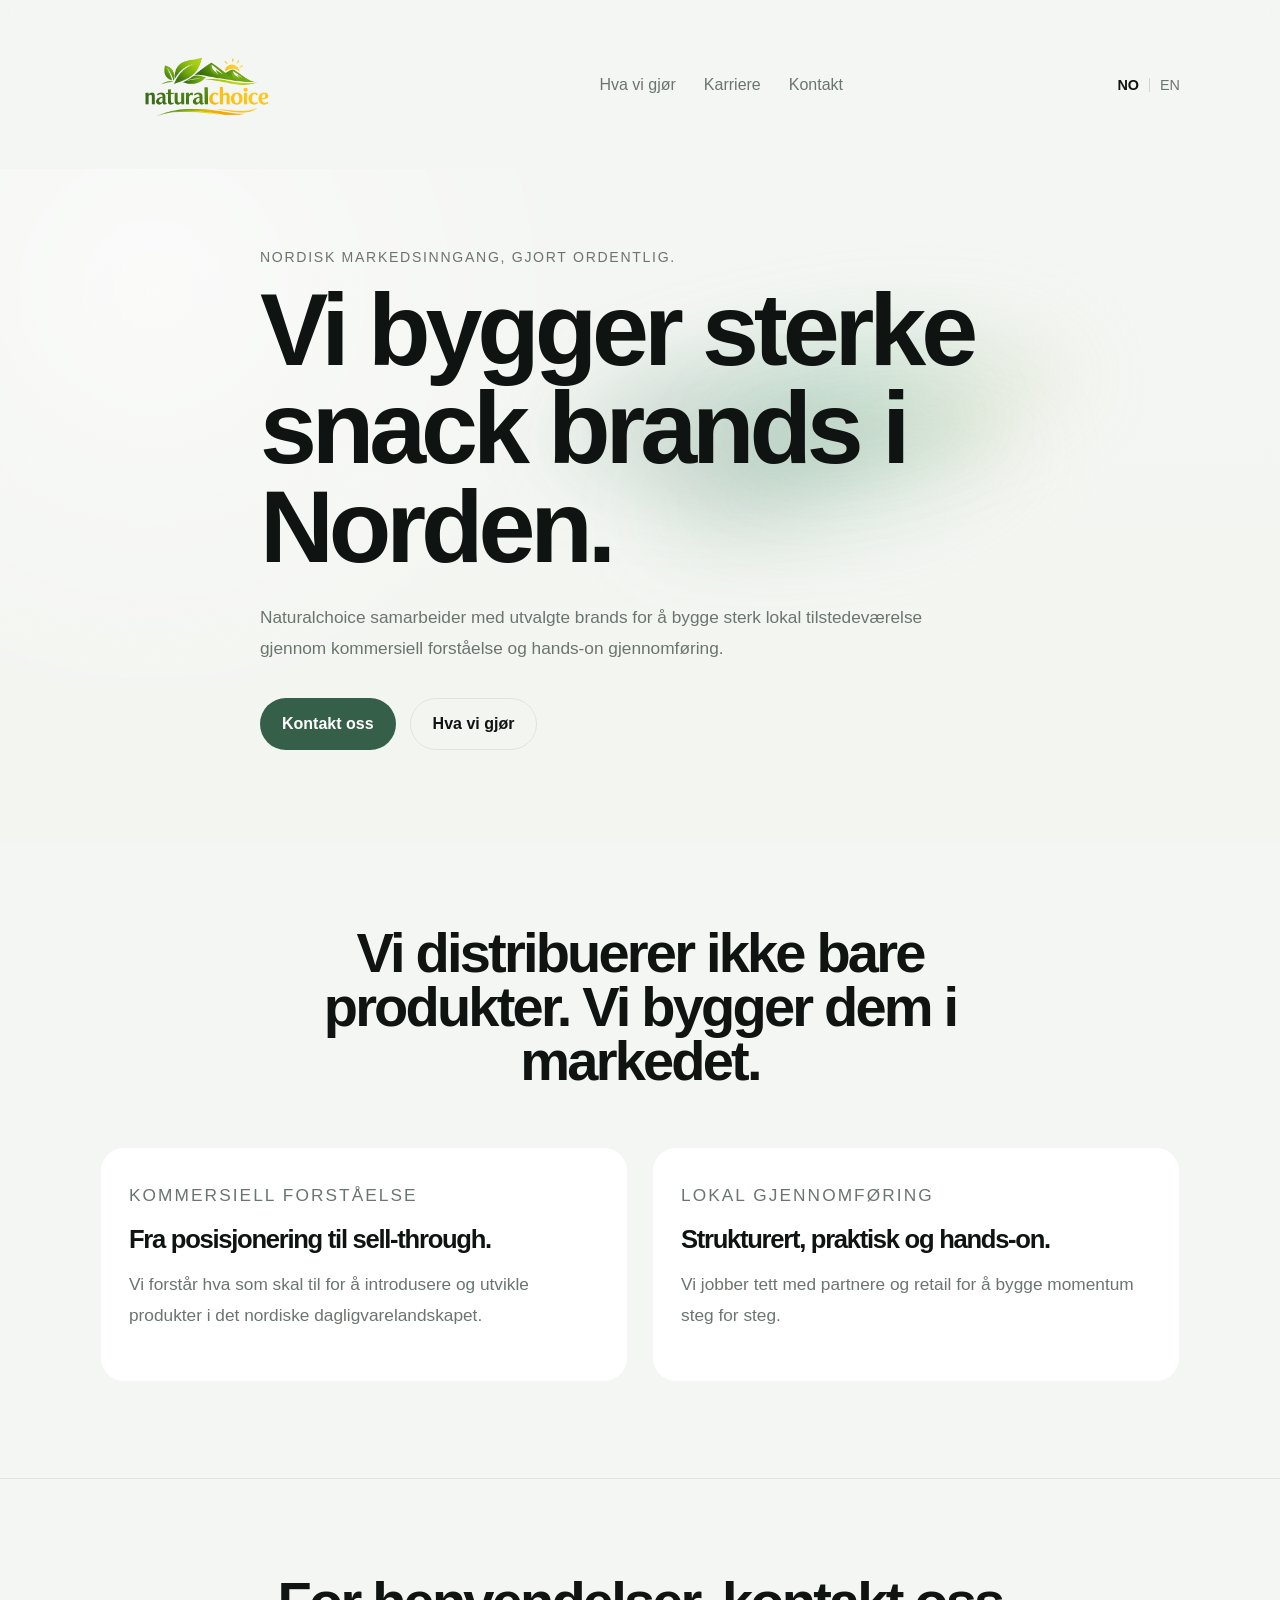
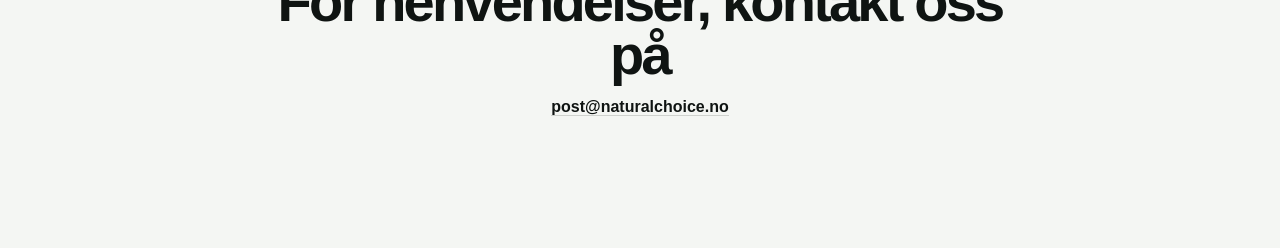
<file: index.html>
<!DOCTYPE html>
<html lang="no">
<head>
  <meta charset="UTF-8" />
  <meta name="viewport" content="width=device-width, initial-scale=1.0" />

  <title>Naturalchoice – Vi bygger sterke snack brands i Norden</title>
  <meta name="description" content="Naturalchoice bygger og utvikler utvalgte snack brands i Norden gjennom kommersiell forståelse og lokal gjennomføring." />

  <meta property="og:title" content="Naturalchoice – Vi bygger sterke snack brands i Norden" />
  <meta property="og:description" content="Naturalchoice bygger og utvikler utvalgte snack brands i Norden gjennom kommersiell forståelse og lokal gjennomføring." />
  <meta property="og:image" content="https://naturalchoice.no/thumbnail.png?v=2" />
  <meta property="og:image:width" content="1200" />
  <meta property="og:image:height" content="630" />
  <meta property="og:url" content="https://naturalchoice.no/" />
  <meta property="og:type" content="website" />

  <meta name="twitter:card" content="summary_large_image" />
  <meta name="twitter:title" content="Naturalchoice – Vi bygger sterke snack brands i Norden" />
  <meta name="twitter:description" content="Naturalchoice bygger og utvikler utvalgte snack brands i Norden gjennom kommersiell forståelse og lokal gjennomføring." />
  <meta name="twitter:image" content="https://naturalchoice.no/thumbnail.png?v=2" />

  <link rel="stylesheet" href="style.css" />

  <style>
    .logo {
      transition: transform 0.15s ease;
    }

    .logo:active {
      transform: translateY(8px) scale(0.96);
    }

    body.nc-lock-scroll {
      overflow: hidden;
    }

    .nc-game-overlay {
      position: fixed;
      inset: 0;
      background: rgba(15, 20, 18, 0.42);
      backdrop-filter: blur(10px);
      display: none;
      align-items: center;
      justify-content: center;
      padding: 24px;
      z-index: 999;
    }

    .nc-game-overlay.is-open {
      display: flex;
    }

    .nc-game-panel {
      width: min(980px, 100%);
      background: rgba(244, 246, 243, 0.98);
      border: 1px solid rgba(15, 20, 18, 0.08);
      border-radius: 28px;
      padding: 26px 26px 24px;
      position: relative;
      box-shadow: 0 24px 60px rgba(15, 20, 18, 0.14);
    }

    .nc-game-close {
      position: absolute;
      top: 16px;
      right: 16px;
      width: 46px;
      height: 46px;
      border-radius: 999px;
      border: 1px solid rgba(15, 20, 18, 0.08);
      background: rgba(255, 255, 255, 0.82);
      color: var(--text);
      font-size: 30px;
      line-height: 1;
      cursor: pointer;
    }

    .nc-game-kicker {
      margin: 0;
      color: var(--muted);
      text-transform: uppercase;
      letter-spacing: 0.14em;
      font-size: 0.8rem;
    }

    .nc-game-panel h2 {
      margin: 8px 0 0;
      max-width: none;
      font-size: clamp(2.4rem, 5vw, 4rem);
      line-height: 0.96;
      letter-spacing: -0.05em;
    }

    .nc-game-sub {
      margin: 14px 0 0;
      color: var(--muted);
      font-size: 1.06rem;
      line-height: 1.7;
      max-width: 720px;
    }

    .nc-game-topline {
      margin-top: 18px;
      display: flex;
      flex-wrap: wrap;
      gap: 10px;
      align-items: center;
      color: var(--muted);
      font-size: 0.96rem;
    }

    .nc-game-topline strong {
      color: var(--text);
      font-weight: 700;
    }

    .nc-game-sep {
      opacity: 0.35;
    }

    .nc-game-controls {
      display: flex;
      gap: 12px;
      margin-top: 18px;
      flex-wrap: wrap;
    }

    .nc-game-status {
      margin-top: 16px;
      min-height: 26px;
      color: var(--muted);
      font-size: 1rem;
    }

    .nc-game-arena-wrap {
      margin-top: 18px;
    }

    .nc-game-arena-label {
      margin: 0 0 10px;
      color: var(--muted);
      text-transform: uppercase;
      letter-spacing: 0.12em;
      font-size: 0.76rem;
    }

    .nc-game-arena {
      position: relative;
      height: 440px;
      border-radius: 28px;
      overflow: hidden;
      border: 1px solid rgba(15, 20, 18, 0.06);
      background:
        radial-gradient(circle at 50% 0%, rgba(255,255,255,0.88), rgba(255,255,255,0.52) 45%, rgba(255,255,255,0.36) 100%),
        linear-gradient(180deg, rgba(227, 237, 228, 0.92) 0%, rgba(233, 239, 233, 0.72) 54%, rgba(224, 233, 225, 0.92) 100%);
      box-shadow:
        inset 0 -60px 100px rgba(53, 95, 73, 0.08),
        inset 0 20px 40px rgba(255,255,255,0.55);
    }

    .nc-game-arena::before {
      content: "";
      position: absolute;
      inset: 0;
      background:
        radial-gradient(circle at center, rgba(145, 190, 165, 0.16), transparent 46%),
        repeating-linear-gradient(
          90deg,
          rgba(15, 20, 18, 0.02) 0,
          rgba(15, 20, 18, 0.02) 1px,
          transparent 1px,
          transparent 42px
        );
      pointer-events: none;
    }

    .nc-stage-glow {
      position: absolute;
      inset: auto 50% 28px;
      width: 340px;
      height: 70px;
      transform: translateX(-50%);
      border-radius: 999px;
      background: radial-gradient(circle, rgba(53, 95, 73, 0.16) 0%, rgba(53, 95, 73, 0.02) 70%, transparent 100%);
      filter: blur(12px);
      pointer-events: none;
    }

    .nc-target {
      position: absolute;
      border: none;
      background: transparent;
      padding: 0;
      cursor: pointer;
      animation: ncPopIn 0.12s ease-out;
      z-index: 3;
      transition: transform 0.12s ease;
    }

    .nc-target.is-escaping {
      transition: left 0.16s ease, top 0.16s ease, transform 0.12s ease;
    }

    .nc-target img {
      width: 100%;
      height: 100%;
      object-fit: contain;
      display: block;
      filter: drop-shadow(0 10px 14px rgba(15, 20, 18, 0.16));
      user-select: none;
      pointer-events: none;
    }

    .nc-target.golden img {
      filter:
        drop-shadow(0 0 8px rgba(255, 207, 51, 0.55))
        drop-shadow(0 0 18px rgba(255, 207, 51, 0.35))
        drop-shadow(0 10px 14px rgba(15, 20, 18, 0.16));
    }

    .nc-hit-text {
      position: absolute;
      z-index: 6;
      font-weight: 700;
      letter-spacing: -0.02em;
      pointer-events: none;
      animation: ncFloatUp 0.55s ease-out forwards;
      transform: translate(-50%, -50%);
      color: var(--accent);
      text-shadow: 0 2px 10px rgba(255,255,255,0.35);
    }

    .nc-hit-text.nice {
      color: #355f49;
      font-size: 1rem;
    }

    .nc-hit-text.plus {
      font-size: 1.15rem;
    }

    .nc-big-comment {
      position: absolute;
      inset: 50% auto auto 50%;
      transform: translate(-50%, -50%);
      z-index: 7;
      font-size: clamp(2rem, 5vw, 3.8rem);
      font-weight: 700;
      letter-spacing: -0.05em;
      color: rgba(15, 20, 18, 0.92);
      text-align: center;
      pointer-events: none;
      opacity: 0;
      white-space: nowrap;
      text-shadow: 0 8px 30px rgba(255,255,255,0.45);
    }

    .nc-big-comment.show {
      animation: ncBigFlash 0.95s ease-out forwards;
    }

    @keyframes ncPopIn {
      from {
        transform: scale(0.82);
        opacity: 0;
      }
      to {
        transform: scale(1);
        opacity: 1;
      }
    }

    @keyframes ncFloatUp {
      0% {
        opacity: 0;
        transform: translate(-50%, -20%);
      }
      20% {
        opacity: 1;
      }
      100% {
        opacity: 0;
        transform: translate(-50%, -110%);
      }
    }

    @keyframes ncBigFlash {
      0% {
        opacity: 0;
        transform: translate(-50%, -46%) scale(0.94);
      }
      12% {
        opacity: 1;
        transform: translate(-50%, -50%) scale(1);
      }
      72% {
        opacity: 1;
        transform: translate(-50%, -50%) scale(1);
      }
      100% {
        opacity: 0;
        transform: translate(-50%, -54%) scale(1.02);
      }
    }

    @media (max-width: 800px) {
      .logo:active {
        transform: scale(0.96);
      }

      .nc-game-panel {
        padding: 22px 18px 18px;
      }

      .nc-game-panel h2 {
        font-size: clamp(2rem, 9vw, 3rem);
      }

      .nc-game-sub {
        font-size: 1rem;
      }

      .nc-game-arena {
        height: 360px;
        border-radius: 22px;
      }

      .nc-game-topline {
        gap: 8px;
        font-size: 0.92rem;
      }

      .nc-big-comment {
        font-size: clamp(1.5rem, 8vw, 2.4rem);
        white-space: normal;
        width: calc(100% - 40px);
      }
    }
  </style>
</head>
<body>
  <header class="site-header">
    <div class="container nav">
      <a href="/" class="brand" aria-label="Naturalchoice hjem" id="logoTrigger">
        <img src="logo.png" alt="Naturalchoice logo" class="logo" />
      </a>

      <nav class="nav-links" aria-label="Hovedmeny">
        <a href="about.html">Hva vi gjør</a>
        <a href="careers-en.html">Karriere</a>
        <a href="contact.html">Kontakt</a>
      </nav>

      <div class="language-switch" aria-label="Språkvalg">
        <a href="index.html" class="lang-link active">NO</a>
        <a href="index-en.html" class="lang-link">EN</a>
      </div>
    </div>
  </header>

  <main>
    <section class="hero hero-aurora">
      <div class="aurora-layer aurora-one"></div>
      <div class="aurora-layer aurora-two"></div>
      <div class="aurora-layer aurora-three"></div>

      <div class="container hero-inner">
        <p class="eyebrow">Nordisk markedsinngang, gjort ordentlig.</p>

        <h1>Vi bygger sterke snack brands i Norden.</h1>

        <p class="hero-text">
          Naturalchoice samarbeider med utvalgte brands for å bygge sterk lokal tilstedeværelse gjennom kommersiell forståelse og hands-on gjennomføring.
        </p>

        <div class="hero-actions">
          <a class="button primary" href="contact.html">Kontakt oss</a>
          <a class="button secondary" href="about.html">Hva vi gjør</a>
        </div>
      </div>
    </section>

    <section class="statement">
      <div class="container narrow center">
        <h2>Vi distribuerer ikke bare produkter. Vi bygger dem i markedet.</h2>
      </div>
    </section>

    <section class="capabilities">
      <div class="container grid-two">
        <article class="capability">
          <p class="eyebrow">Kommersiell forståelse</p>
          <h3>Fra posisjonering til sell-through.</h3>
          <p>
            Vi forstår hva som skal til for å introdusere og utvikle produkter i det nordiske dagligvarelandskapet.
          </p>
        </article>

        <article class="capability">
          <p class="eyebrow">Lokal gjennomføring</p>
          <h3>Strukturert, praktisk og hands-on.</h3>
          <p>
            Vi jobber tett med partnere og retail for å bygge momentum steg for steg.
          </p>
        </article>
      </div>
    </section>

    <section class="contact-preview">
      <div class="container narrow center">
        <h2>For henvendelser, kontakt oss på</h2>
        <p><a class="email-link" href="mailto:post@naturalchoice.no">post@naturalchoice.no</a></p>
      </div>
    </section>
  </main>

  <div class="nc-game-overlay" id="ncGameOverlay" aria-hidden="true">
    <div class="nc-game-panel">
      <button class="nc-game-close" id="ncGameClose" aria-label="Lukk spill">×</button>

      <p class="nc-game-kicker">Hidden mode</p>
      <h2>Catch of the day</h2>
      <p class="nc-game-sub">
        Tap the logos before they escape to Sweden. Built for speed. Mostly unnecessary.
      </p>

      <div class="nc-game-topline">
        <span>Score <strong id="ncScore">0</strong></span>
        <span class="nc-game-sep">•</span>
        <span>Best <strong id="ncHighScore">0</strong></span>
        <span class="nc-game-sep">•</span>
        <span>Lives <strong id="ncLives">4</strong></span>
        <span class="nc-game-sep">•</span>
        <span>Level <strong id="ncLevel">1</strong></span>
      </div>

      <div class="nc-game-controls">
        <button class="button primary" id="ncStartGame" type="button">Play</button>
        <button class="button secondary" id="ncRestartGame" type="button">Go again</button>
      </div>

      <div class="nc-game-status" id="ncGameStatus">
        Nice. You found it.
      </div>

      <div class="nc-game-arena-wrap">
        <p class="nc-game-arena-label">Catch zone</p>
        <div class="nc-game-arena" id="ncGameArena">
          <div class="nc-stage-glow"></div>
        </div>
      </div>
    </div>
  </div>

  <script>
    (() => {
      const logoTrigger = document.getElementById("logoTrigger");
      const overlay = document.getElementById("ncGameOverlay");
      const closeBtn = document.getElementById("ncGameClose");
      const startBtn = document.getElementById("ncStartGame");
      const restartBtn = document.getElementById("ncRestartGame");
      const arena = document.getElementById("ncGameArena");
      const scoreEl = document.getElementById("ncScore");
      const highScoreEl = document.getElementById("ncHighScore");
      const livesEl = document.getElementById("ncLives");
      const levelEl = document.getElementById("ncLevel");
      const statusEl = document.getElementById("ncGameStatus");

      const STORAGE_KEY = "naturalchoice_logo_game_highscore";
      const DOUBLE_CLICK_WINDOW = 320;
      const GAME_OVER_LINES = [
        "You lasted longer than expected.",
        "That went surprisingly well.",
        "Natural causes.",
        "Gone. Again."
      ];
      const MID_COMMENTS = [
        "okay okay",
        "still alive",
        "this is getting serious",
        "reflexes",
        "not bad",
        "Sweden is close",
        "brand protection",
        "carry on",
        "respect",
        "that looked intentional",
        "legally impressive",
        "snack reflexes",
        "questionable talent",
        "someone call HR",
        "extremely online",
        "unlikely scenes",
        "calm hands",
        "retail energy",
        "unexpected form",
        "good grief",
        "bit weird",
        "focus mode",
        "concerning pace",
        "absolutely not",
        "you’ve done this before",
        "strong wrists",
        "nordic urgency",
        "free hands-on experience",
        "brand secured",
        "too efficient",
        "this is not in the business plan",
        "it’s giving procurement",
        "fast for no reason",
        "alarming momentum",
        "founder behaviour",
        "look at you go",
        "that one counted",
        "elite nonsense",
        "someone is locked in",
        "you cannot put this on your CV",
        "oddly professional",
        "still employed",
        "possibly overqualified",
        "calbee would notice",
        "less talk more tap",
        "retail never sleeps",
        "this is becoming a situation",
        "mild panic",
        "hands. eyes. timing.",
        "not in slides",
        "this is field work",
        "deeply unserious",
        "please remain seated",
        "very snack-coded",
        "a bit too smooth",
        "precision farming",
        "suspiciously stable",
        "you and the logo have history",
        "this escalated",
        "kind of elite",
        "hello speed"
      ];

      let highScore = Number(localStorage.getItem(STORAGE_KEY) || 0);

      let score = 0;
      let lives = 4;
      let level = 1;
      let running = false;
      let spawnTimer = null;

      let clickCount = 0;
      let clickTimer = null;

      let totalSpawnedThisGame = 0;
      let fakeBugUsed = false;
      let fakeBugThisGame = false;
      let arenaCommentCooldown = false;
      let audioCtx = null;

      highScoreEl.textContent = highScore;

      function randomFrom(list) {
        return list[Math.floor(Math.random() * list.length)];
      }

      function ensureAudio() {
        if (!audioCtx) {
          const AudioContextClass = window.AudioContext || window.webkitAudioContext;
          if (AudioContextClass) {
            audioCtx = new AudioContextClass();
          }
        }
        if (audioCtx && audioCtx.state === "suspended") {
          audioCtx.resume();
        }
      }

      function playTone(freq = 560, duration = 0.04, type = "triangle", gainValue = 0.025) {
        ensureAudio();
        if (!audioCtx) return;

        const osc = audioCtx.createOscillator();
        const gain = audioCtx.createGain();

        osc.type = type;
        osc.frequency.value = freq;
        gain.gain.value = gainValue;

        osc.connect(gain);
        gain.connect(audioCtx.destination);

        const now = audioCtx.currentTime;
        gain.gain.setValueAtTime(gainValue, now);
        gain.gain.exponentialRampToValueAtTime(0.0001, now + duration);

        osc.start(now);
        osc.stop(now + duration);
      }

      function playHitSound(isGolden = false) {
        if (isGolden) {
          playTone(820, 0.06, "triangle", 0.03);
          window.setTimeout(() => playTone(1080, 0.08, "sine", 0.02), 35);
        } else {
          playTone(520 + Math.random() * 70, 0.032, "triangle", 0.022);
        }
      }

      function playMissSound() {
        playTone(180, 0.09, "sawtooth", 0.018);
      }

      function showBigComment(text) {
        if (arenaCommentCooldown) return;
        arenaCommentCooldown = true;

        const el = document.createElement("div");
        el.className = "nc-big-comment show";
        el.textContent = text;
        arena.appendChild(el);

        window.setTimeout(() => {
          if (el.parentNode) el.remove();
          arenaCommentCooldown = false;
        }, 1000);
      }

      function openGame() {
        overlay.classList.add("is-open");
        overlay.setAttribute("aria-hidden", "false");
        document.body.classList.add("nc-lock-scroll");
        statusEl.textContent = "Nice. You found it.";
      }

      function closeGame() {
        stopGame();
        overlay.classList.remove("is-open");
        overlay.setAttribute("aria-hidden", "true");
        document.body.classList.remove("nc-lock-scroll");
      }

      function resetStats() {
        score = 0;
        lives = 4;
        level = 1;
        totalSpawnedThisGame = 0;
        fakeBugUsed = false;
        arenaCommentCooldown = false;
        updateStats();
        clearArenaTargets();
      }

      function clearArenaTargets() {
        const targets = arena.querySelectorAll(".nc-target, .nc-hit-text, .nc-big-comment");
        targets.forEach((node) => node.remove());
      }

      function updateStats() {
        scoreEl.textContent = score;
        livesEl.textContent = lives;
        levelEl.textContent = level;
        highScoreEl.textContent = highScore;
      }

      function getSpawnInterval() {
        return Math.max(420, 950 - (level - 1) * 34);
      }

      function getLogoLifetime() {
        return Math.max(760, 1750 - (level - 1) * 46);
      }

      function getLogoSize() {
        return Math.max(54, 128 - (level - 1) * 2.8);
      }

      function getLogosPerWave() {
        if (level < 4) return 1;
        if (level < 8) return 2;
        if (level < 13) return 3;
        return 4;
      }

      function updateLevel() {
        level = 1 + Math.floor(score / 10);
        updateStats();
      }

      function maybeMidComment() {
        if (score > 0 && score % 6 === 0) {
          showBigComment(randomFrom(MID_COMMENTS));
        }
      }

      function handleMiss() {
        if (!running) return;
        lives -= 1;
        playMissSound();
        updateStats();

        if (lives <= 0) {
          gameOver();
        }
      }

      function gameOver() {
        stopGame();

        if (score > 100) {
          statusEl.textContent = "You should probably apply.";
        } else if (score > highScore) {
          highScore = score;
          localStorage.setItem(STORAGE_KEY, String(highScore));
          highScoreEl.textContent = highScore;
          statusEl.textContent = "New high score. Suspiciously good.";
        } else {
          statusEl.textContent = randomFrom(GAME_OVER_LINES);
        }
      }

      function removeLogo(node, missed = false) {
        if (!node || !node.parentNode) return;
        node.parentNode.removeChild(node);
        if (missed) handleMiss();
      }

      function spawnHitText(text, x, y, extraClass = "") {
        const el = document.createElement("div");
        el.className = `nc-hit-text ${extraClass}`.trim();
        el.textContent = text;
        el.style.left = `${x}px`;
        el.style.top = `${y}px`;
        arena.appendChild(el);

        window.setTimeout(() => {
          if (el.parentNode) el.remove();
        }, 650);
      }

      function maybeEscape(target, size) {
        if (!running) return;

        const escapeChance = Math.min(0.5, 0.12 + level * 0.018);
        if (Math.random() > escapeChance) return;

        const arenaRect = arena.getBoundingClientRect();
        const currentLeft = parseFloat(target.style.left);
        const currentTop = parseFloat(target.style.top);

        const shiftX = (Math.random() < 0.5 ? -1 : 1) * (30 + Math.random() * 44);
        const shiftY = (Math.random() < 0.5 ? -1 : 1) * (14 + Math.random() * 28);

        const maxLeft = arenaRect.width - size - 10;
        const maxTop = arenaRect.height - size - 10;

        const nextLeft = Math.max(10, Math.min(maxLeft, currentLeft + shiftX));
        const nextTop = Math.max(10, Math.min(maxTop, currentTop + shiftY));

        target.classList.add("is-escaping");
        target.style.left = `${nextLeft}px`;
        target.style.top = `${nextTop}px`;

        if (Math.random() < 0.14) {
          showBigComment("to Sweden");
        }
      }

      function maybeFakeBug() {
        if (!fakeBugThisGame || fakeBugUsed || !running) return false;
        if (Math.random() > 0.07) return false;

        fakeBugUsed = true;
        showBigComment("lag. sorry.");
        return true;
      }

      function spawnLogo() {
        if (!running) return;

        const arenaRect = arena.getBoundingClientRect();
        const size = getLogoSize();
        const padding = 14;
        const maxX = Math.max(padding, arenaRect.width - size - padding);
        const maxY = Math.max(padding, arenaRect.height - size - padding);

        const x = padding + Math.random() * (maxX - padding);
        const y = padding + Math.random() * (maxY - padding);

        totalSpawnedThisGame += 1;
        const isGolden = totalSpawnedThisGame % 40 === 0;

        const target = document.createElement("button");
        target.type = "button";
        target.className = `nc-target ${isGolden ? "golden" : ""}`.trim();
        target.style.width = `${size}px`;
        target.style.height = `${size}px`;
        target.style.left = `${x}px`;
        target.style.top = `${y}px`;

        const img = document.createElement("img");
        img.src = "logo.png";
        img.alt = "Naturalchoice target";
        target.appendChild(img);

        let fakeBugBlocked = false;

        target.addEventListener("pointerenter", () => {
          maybeEscape(target, size);
        });

        target.addEventListener("click", () => {
          if (!running) return;

          if (!fakeBugBlocked && maybeFakeBug()) {
            fakeBugBlocked = true;
            return;
          }

          const points = isGolden ? 3 : 1;
          score += points;
          updateLevel();
          updateStats();
          maybeMidComment();

          const centerX = parseFloat(target.style.left) + size / 2;
          const centerY = parseFloat(target.style.top) + size / 2;

          spawnHitText(`+${points}`, centerX, centerY, "plus");

          if (Math.random() < 0.14) {
            spawnHitText("nice", centerX + 8, centerY - 10, "nice");
          }

          playHitSound(isGolden);
          removeLogo(target, false);

          if (score > highScore) {
            highScore = score;
            localStorage.setItem(STORAGE_KEY, String(highScore));
            highScoreEl.textContent = highScore;
          }
        });

        arena.appendChild(target);

        const lifetime = getLogoLifetime();
        window.setTimeout(() => {
          if (target.parentNode) {
            removeLogo(target, true);
          }
        }, lifetime);
      }

      function gameLoop() {
        if (!running) return;

        const count = getLogosPerWave();
        for (let i = 0; i < count; i += 1) {
          spawnLogo();
        }

        spawnTimer = window.setTimeout(gameLoop, getSpawnInterval());
      }

      function stopGame() {
        running = false;
        if (spawnTimer) {
          clearTimeout(spawnTimer);
          spawnTimer = null;
        }
        clearArenaTargets();
      }

      function startGame() {
        ensureAudio();
        stopGame();
        resetStats();
        fakeBugThisGame = Math.random() < 0.25;
        running = true;
        statusEl.textContent = "Tap the logos before they escape.";
        gameLoop();
      }

      logoTrigger.addEventListener("click", (event) => {
        event.preventDefault();

        clickCount += 1;

        if (clickTimer) {
          clearTimeout(clickTimer);
          clickTimer = null;
        }

        clickTimer = window.setTimeout(() => {
          if (clickCount === 1) {
            window.location.href = logoTrigger.href;
          } else if (clickCount >= 2) {
            openGame();
          }

          clickCount = 0;
          clickTimer = null;
        }, DOUBLE_CLICK_WINDOW);
      });

      startBtn.addEventListener("click", startGame);
      restartBtn.addEventListener("click", startGame);
      closeBtn.addEventListener("click", closeGame);

      overlay.addEventListener("click", (event) => {
        if (event.target === overlay) {
          closeGame();
        }
      });

      document.addEventListener("keydown", (event) => {
        if (event.key === "Escape" && overlay.classList.contains("is-open")) {
          closeGame();
        }
      });
    })();
  </script>
</body>
</html>
</file>
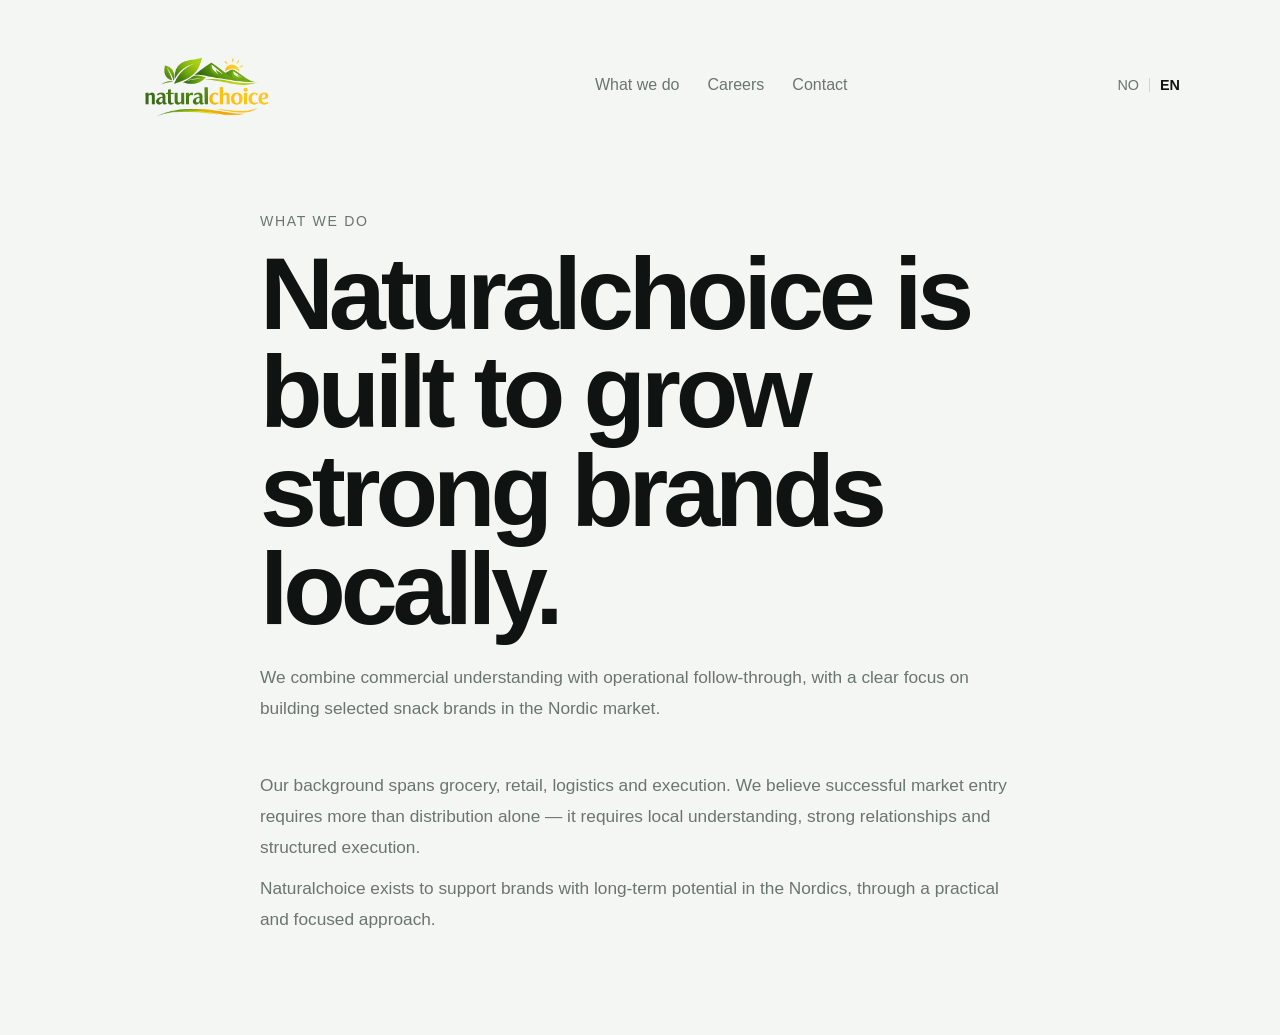
<file: about-en.html>
<!DOCTYPE html>
<html lang="en">
<head>
  <meta charset="UTF-8" />
  <meta name="viewport" content="width=device-width, initial-scale=1.0" />
  <title>What we do | Naturalchoice</title>
  <meta name="description" content="Naturalchoice combines commercial understanding with operational execution to build strong snack brands in the Nordics." />
  <link rel="icon" type="image/png" sizes="32x32" href="favicon-32.png" />
  <link rel="stylesheet" href="style.css" />
</head>
<body>
  <header class="site-header">
    <div class="container nav">
      <a href="index-en.html" class="brand" aria-label="Naturalchoice home">
        <img src="logo.png" alt="Naturalchoice logo" class="logo" />
      </a>

      <nav class="nav-links" aria-label="Main navigation">
        <a href="about-en.html">What we do</a>
        <a href="careers-en.html">Careers</a>
        <a href="contact-en.html">Contact</a>
      </nav>

      <div class="language-switch" aria-label="Language switch">
        <a href="about.html" class="lang-link">NO</a>
        <a href="about-en.html" class="lang-link active">EN</a>
      </div>
    </div>
  </header>

  <main class="page">
    <section class="page-hero">
      <div class="container narrow">
        <p class="eyebrow">What we do</p>
        <h1>Naturalchoice is built to grow strong brands locally.</h1>
        <p class="lead">
          We combine commercial understanding with operational follow-through, with a clear focus on building selected snack brands in the Nordic market.
        </p>
      </div>
    </section>

    <section class="page-section">
      <div class="container narrow about-copy">
        <p>
          Our background spans grocery, retail, logistics and execution. We believe successful market entry requires more than distribution alone — it requires local understanding, strong relationships and structured execution.
        </p>

        <p>
          Naturalchoice exists to support brands with long-term potential in the Nordics, through a practical and focused approach.
        </p>
      </div>
    </section>
  </main>
</body>
</html>
</file>
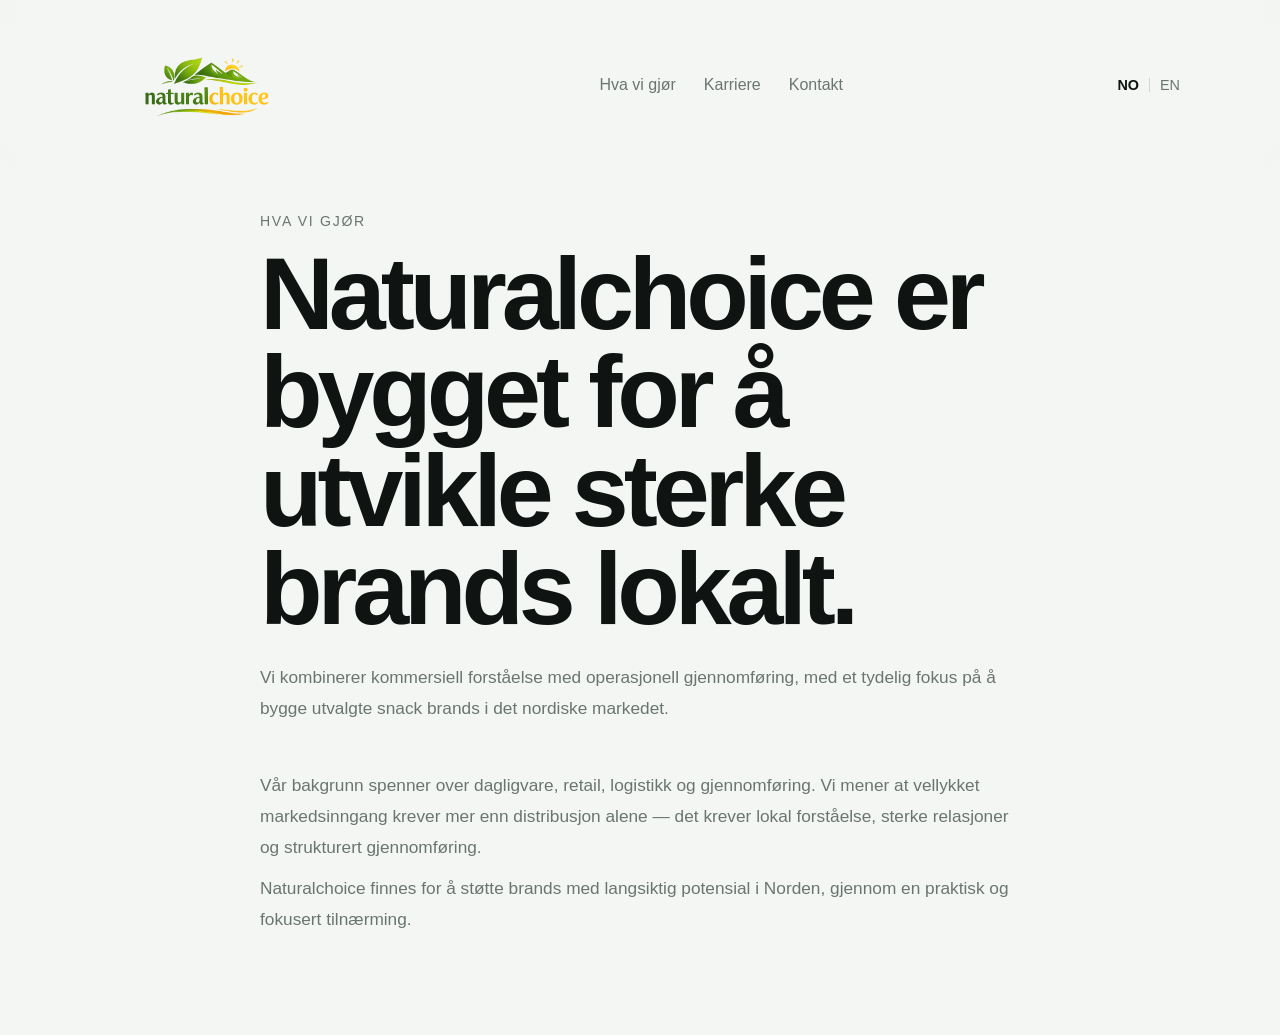
<file: about.html>
<!DOCTYPE html>
<html lang="no">
<head>
  <meta charset="UTF-8" />
  <meta name="viewport" content="width=device-width, initial-scale=1.0" />
  <title>Hva vi gjør | Naturalchoice</title>
  <meta name="description" content="Naturalchoice kombinerer kommersiell forståelse med operasjonell gjennomføring for å bygge sterke snack brands i Norden." />
  <link rel="icon" type="image/png" sizes="32x32" href="favicon-32.png" />
  <link rel="stylesheet" href="style.css" />
</head>
<body>
  <header class="site-header">
    <div class="container nav">
      <a href="/" class="brand" aria-label="Naturalchoice hjem">
        <img src="logo.png" alt="Naturalchoice logo" class="logo" />
      </a>

      <nav class="nav-links" aria-label="Hovedmeny">
        <a href="about.html">Hva vi gjør</a>
        <a href="careers-en.html">Karriere</a>
        <a href="contact.html">Kontakt</a>
      </nav>

      <div class="language-switch" aria-label="Språkvalg">
        <a href="about.html" class="lang-link active">NO</a>
        <a href="about-en.html" class="lang-link">EN</a>
      </div>
    </div>
  </header>

  <main class="page">
    <section class="page-hero">
      <div class="container narrow">
        <p class="eyebrow">Hva vi gjør</p>
        <h1>Naturalchoice er bygget for å utvikle sterke brands lokalt.</h1>
        <p class="lead">
          Vi kombinerer kommersiell forståelse med operasjonell gjennomføring, med et tydelig fokus på å bygge utvalgte snack brands i det nordiske markedet.
        </p>
      </div>
    </section>

    <section class="page-section">
      <div class="container narrow about-copy">
        <p>
          Vår bakgrunn spenner over dagligvare, retail, logistikk og gjennomføring. Vi mener at vellykket markedsinngang krever mer enn distribusjon alene — det krever lokal forståelse, sterke relasjoner og strukturert gjennomføring.
        </p>

        <p>
          Naturalchoice finnes for å støtte brands med langsiktig potensial i Norden, gjennom en praktisk og fokusert tilnærming.
        </p>
      </div>
    </section>
  </main>
</body>
</html>
</file>
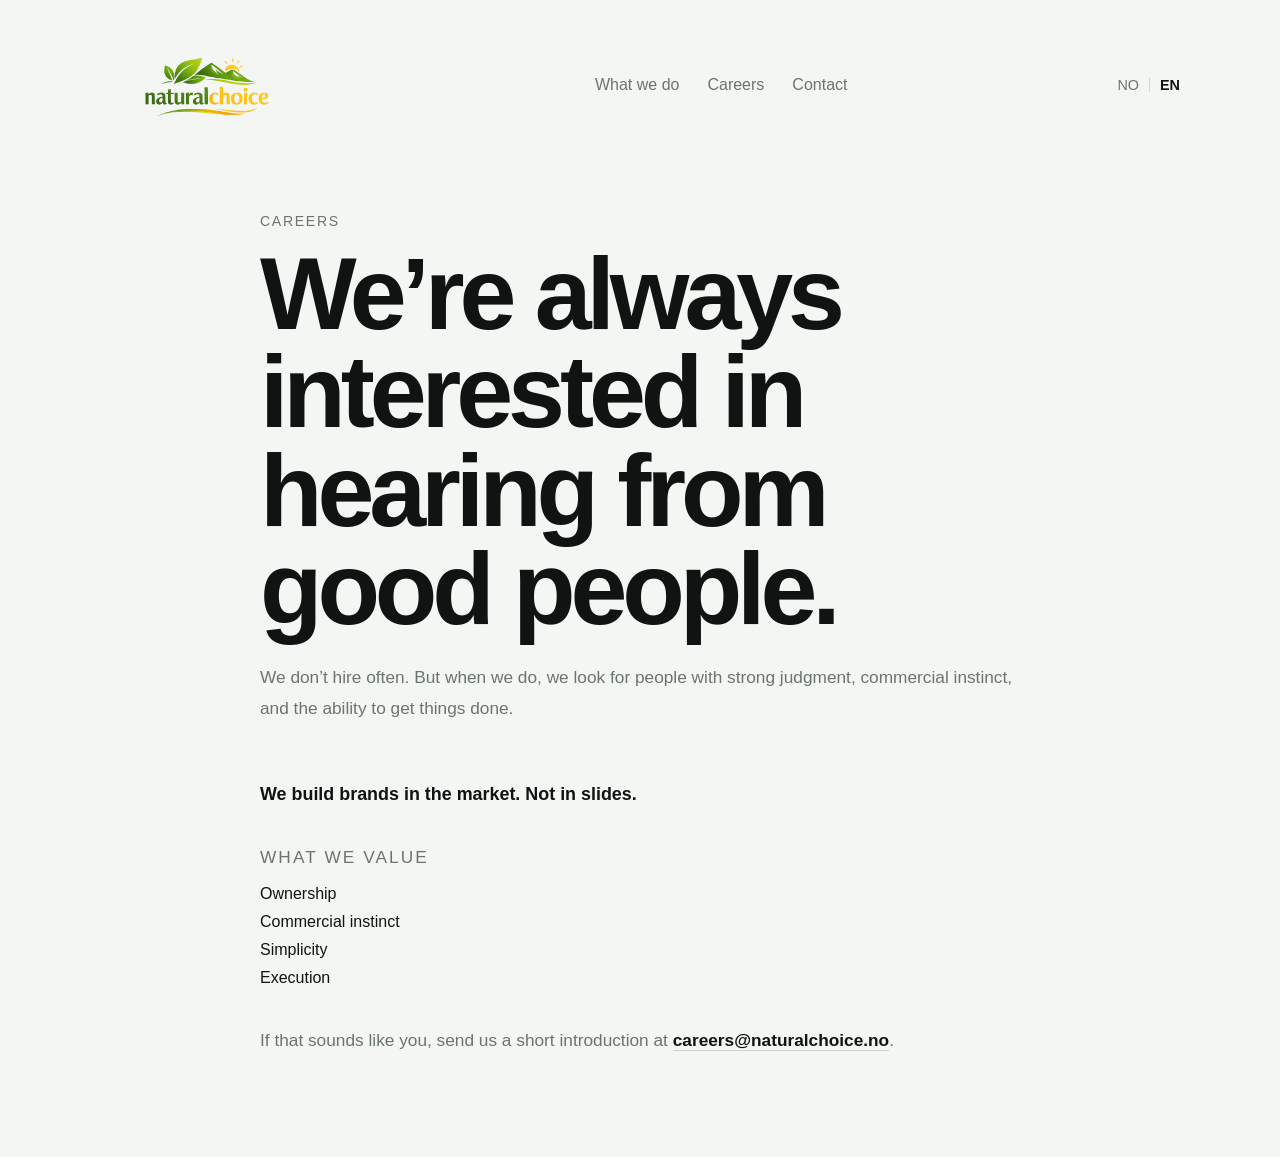
<file: careers-en.html>
<!DOCTYPE html>
<html lang="en">
<head>
  <meta charset="UTF-8" />
  <meta name="viewport" content="width=device-width, initial-scale=1.0" />
  <title>Careers | Naturalchoice</title>
  <meta name="description" content="We’re always interested in hearing from good people." />
  <link rel="icon" type="image/png" sizes="32x32" href="favicon-32.png" />
  <link rel="stylesheet" href="style.css" />
</head>
<body>
  <header class="site-header">
    <div class="container nav">
      <a href="index-en.html" class="brand" aria-label="Naturalchoice home">
        <img src="logo.png" alt="Naturalchoice logo" class="logo" />
      </a>

      <nav class="nav-links" aria-label="Main navigation">
        <a href="about-en.html">What we do</a>
        <a href="careers-en.html">Careers</a>
        <a href="contact-en.html">Contact</a>
      </nav>

      <div class="language-switch" aria-label="Language switch">
        <a href="index.html" class="lang-link">NO</a>
        <a href="careers-en.html" class="lang-link active">EN</a>
      </div>
    </div>
  </header>

  <main class="page">
    <section class="page-hero">
      <div class="container narrow">
        <p class="eyebrow">Careers</p>

        <h1>We’re always interested in hearing from good people.</h1>

        <p class="lead">
          We don’t hire often. But when we do, we look for people with strong judgment, commercial instinct, and the ability to get things done.
        </p>
      </div>
    </section>

    <section class="page-section">
      <div class="container narrow">
        <p style="margin: 10px 0 0; font-size: 1.12rem; line-height: 1.6; font-weight: 600; color: var(--text);">
          We build brands in the market. Not in slides.
        </p>

        <div style="margin-top: 34px;">
          <p class="eyebrow" style="margin-bottom: 12px;">What we value</p>

          <div style="display: grid; gap: 10px;">
            <div>Ownership</div>
            <div>Commercial instinct</div>
            <div>Simplicity</div>
            <div>Execution</div>
          </div>
        </div>

        <p style="margin: 38px 0 0; color: var(--muted); font-size: 1.08rem; line-height: 1.8;">
          If that sounds like you, send us a short introduction at
          <a href="mailto:careers@naturalchoice.no" class="email-link">careers@naturalchoice.no</a>.
        </p>
      </div>
    </section>
  </main>
</body>
</html>
</file>
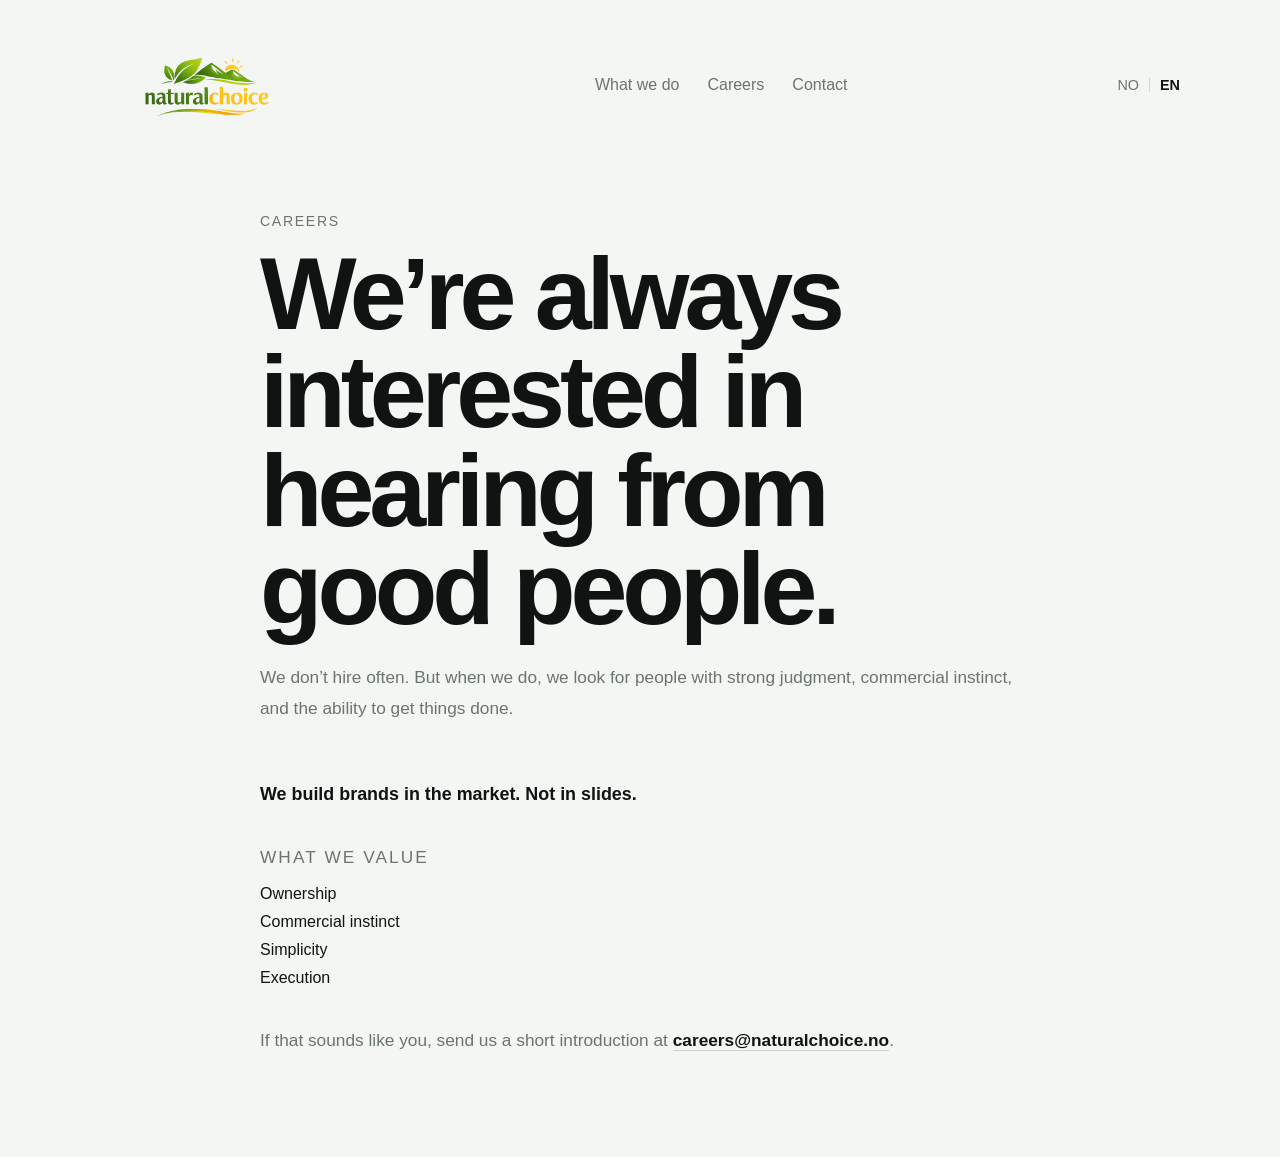
<file: careers.html>
<!DOCTYPE html>
<html lang="no">
<head>
  <meta charset="UTF-8" />
  <meta http-equiv="refresh" content="0; url=careers-en.html" />
  <meta name="viewport" content="width=device-width, initial-scale=1.0" />
  <title>Karriere | Naturalchoice</title>
  <link rel="canonical" href="https://naturalchoice.no/careers-en.html" />
  <link rel="stylesheet" href="style.css" />
</head>
<body>
  <p style="font-family:-apple-system,BlinkMacSystemFont,'Segoe UI',Roboto,Arial,sans-serif;padding:40px;">
    Du blir sendt videre til <a href="careers-en.html">Careers</a>.
  </p>
</body>
</html>
</file>
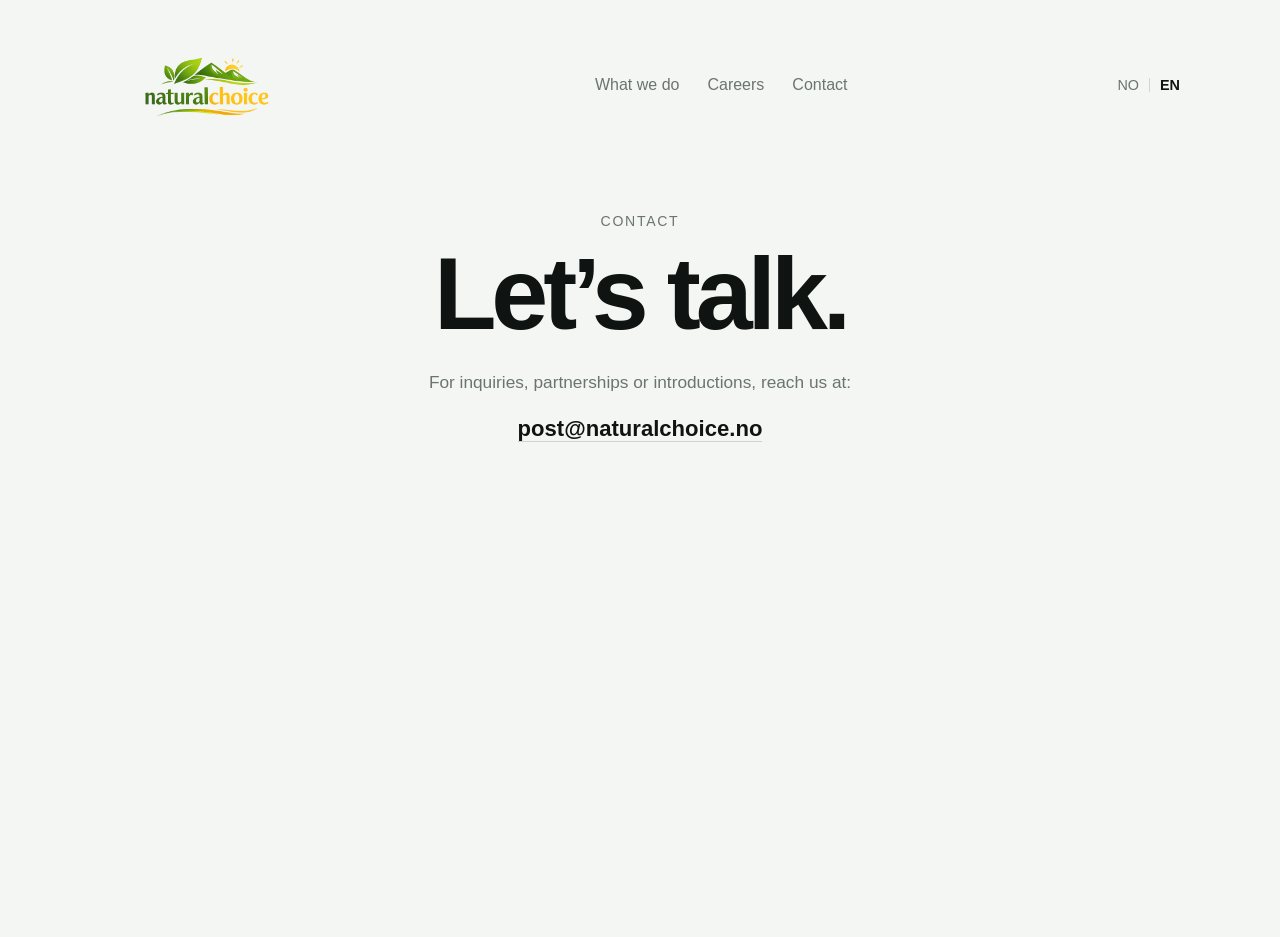
<file: contact-en.html>
<!DOCTYPE html>
<html lang="en">
<head>
  <meta charset="UTF-8" />
  <meta name="viewport" content="width=device-width, initial-scale=1.0" />
  <title>Contact | Naturalchoice</title>
  <meta name="description" content="Contact Naturalchoice." />
  <link rel="icon" type="image/png" sizes="32x32" href="favicon-32.png" />
  <link rel="stylesheet" href="style.css" />
</head>
<body>
  <header class="site-header">
    <div class="container nav">
      <a href="index-en.html" class="brand" aria-label="Naturalchoice home">
        <img src="logo.png" alt="Naturalchoice logo" class="logo" />
      </a>

      <nav class="nav-links" aria-label="Main navigation">
        <a href="about-en.html">What we do</a>
        <a href="careers-en.html">Careers</a>
        <a href="contact-en.html">Contact</a>
      </nav>

      <div class="language-switch" aria-label="Language switch">
        <a href="contact.html" class="lang-link">NO</a>
        <a href="contact-en.html" class="lang-link active">EN</a>
      </div>
    </div>
  </header>

  <main class="page">
    <section class="page-hero center">
      <div class="container narrow">
        <p class="eyebrow">Contact</p>
        <h1>Let’s talk.</h1>
        <p class="lead">
          For inquiries, partnerships or introductions, reach us at:
        </p>
        <p><a class="email-link large" href="mailto:post@naturalchoice.no">post@naturalchoice.no</a></p>
      </div>
    </section>
  </main>
</body>
</html>
</file>
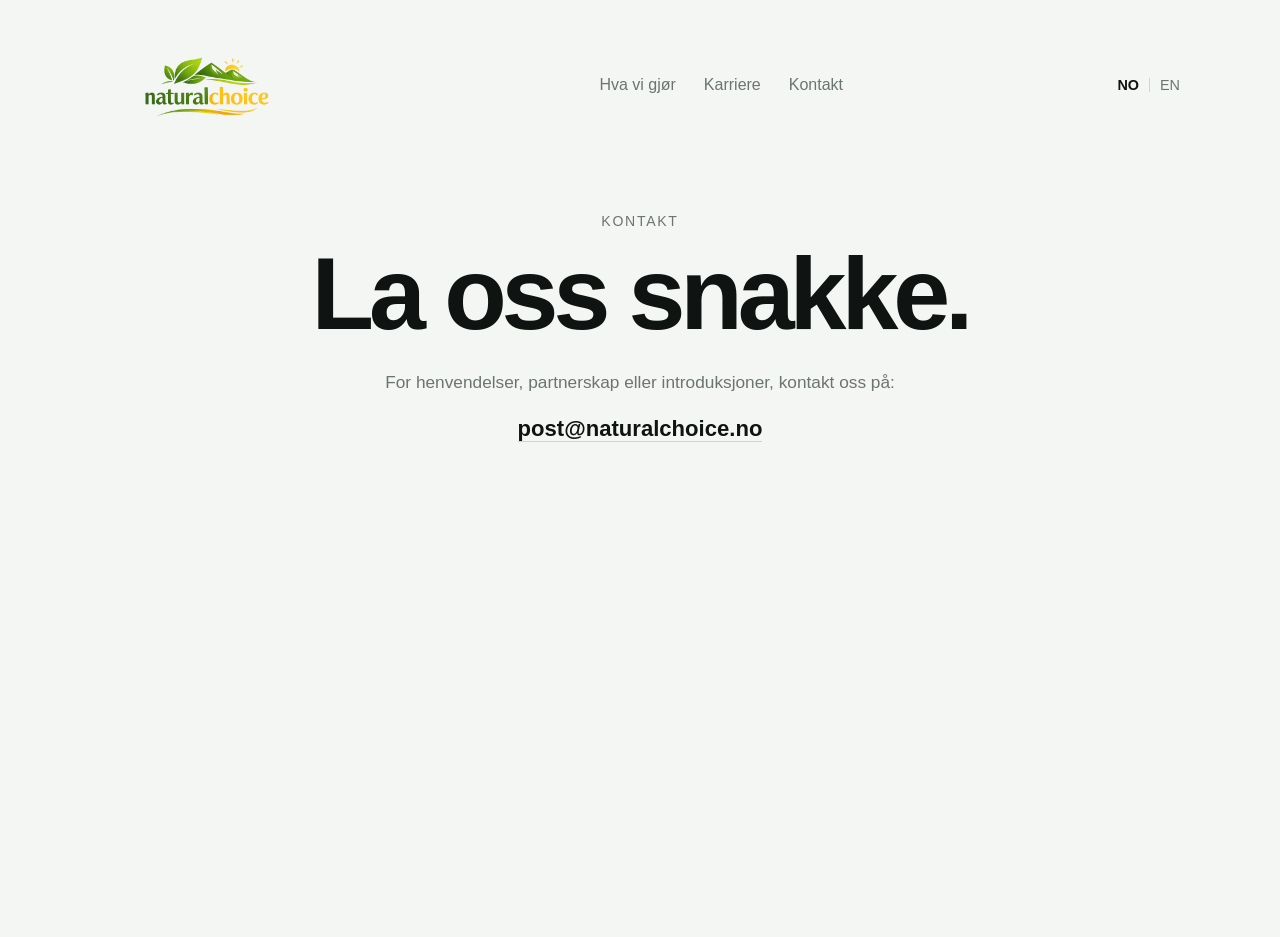
<file: contact.html>
<!DOCTYPE html>
<html lang="no">
<head>
  <meta charset="UTF-8" />
  <meta name="viewport" content="width=device-width, initial-scale=1.0" />
  <title>Kontakt | Naturalchoice</title>
  <meta name="description" content="Kontakt Naturalchoice." />
  <link rel="icon" type="image/png" sizes="32x32" href="favicon-32.png" />
  <link rel="stylesheet" href="style.css" />
</head>
<body>
  <header class="site-header">
    <div class="container nav">
      <a href="/" class="brand" aria-label="Naturalchoice hjem">
        <img src="logo.png" alt="Naturalchoice logo" class="logo" />
      </a>

      <nav class="nav-links" aria-label="Hovedmeny">
        <a href="about.html">Hva vi gjør</a>
        <a href="careers-en.html">Karriere</a>
        <a href="contact.html">Kontakt</a>
      </nav>

      <div class="language-switch" aria-label="Språkvalg">
        <a href="contact.html" class="lang-link active">NO</a>
        <a href="contact-en.html" class="lang-link">EN</a>
      </div>
    </div>
  </header>

  <main class="page">
    <section class="page-hero center">
      <div class="container narrow">
        <p class="eyebrow">Kontakt</p>
        <h1>La oss snakke.</h1>
        <p class="lead">
          For henvendelser, partnerskap eller introduksjoner, kontakt oss på:
        </p>
        <p><a class="email-link large" href="mailto:post@naturalchoice.no">post@naturalchoice.no</a></p>
      </div>
    </section>
  </main>
</body>
</html>
</file>
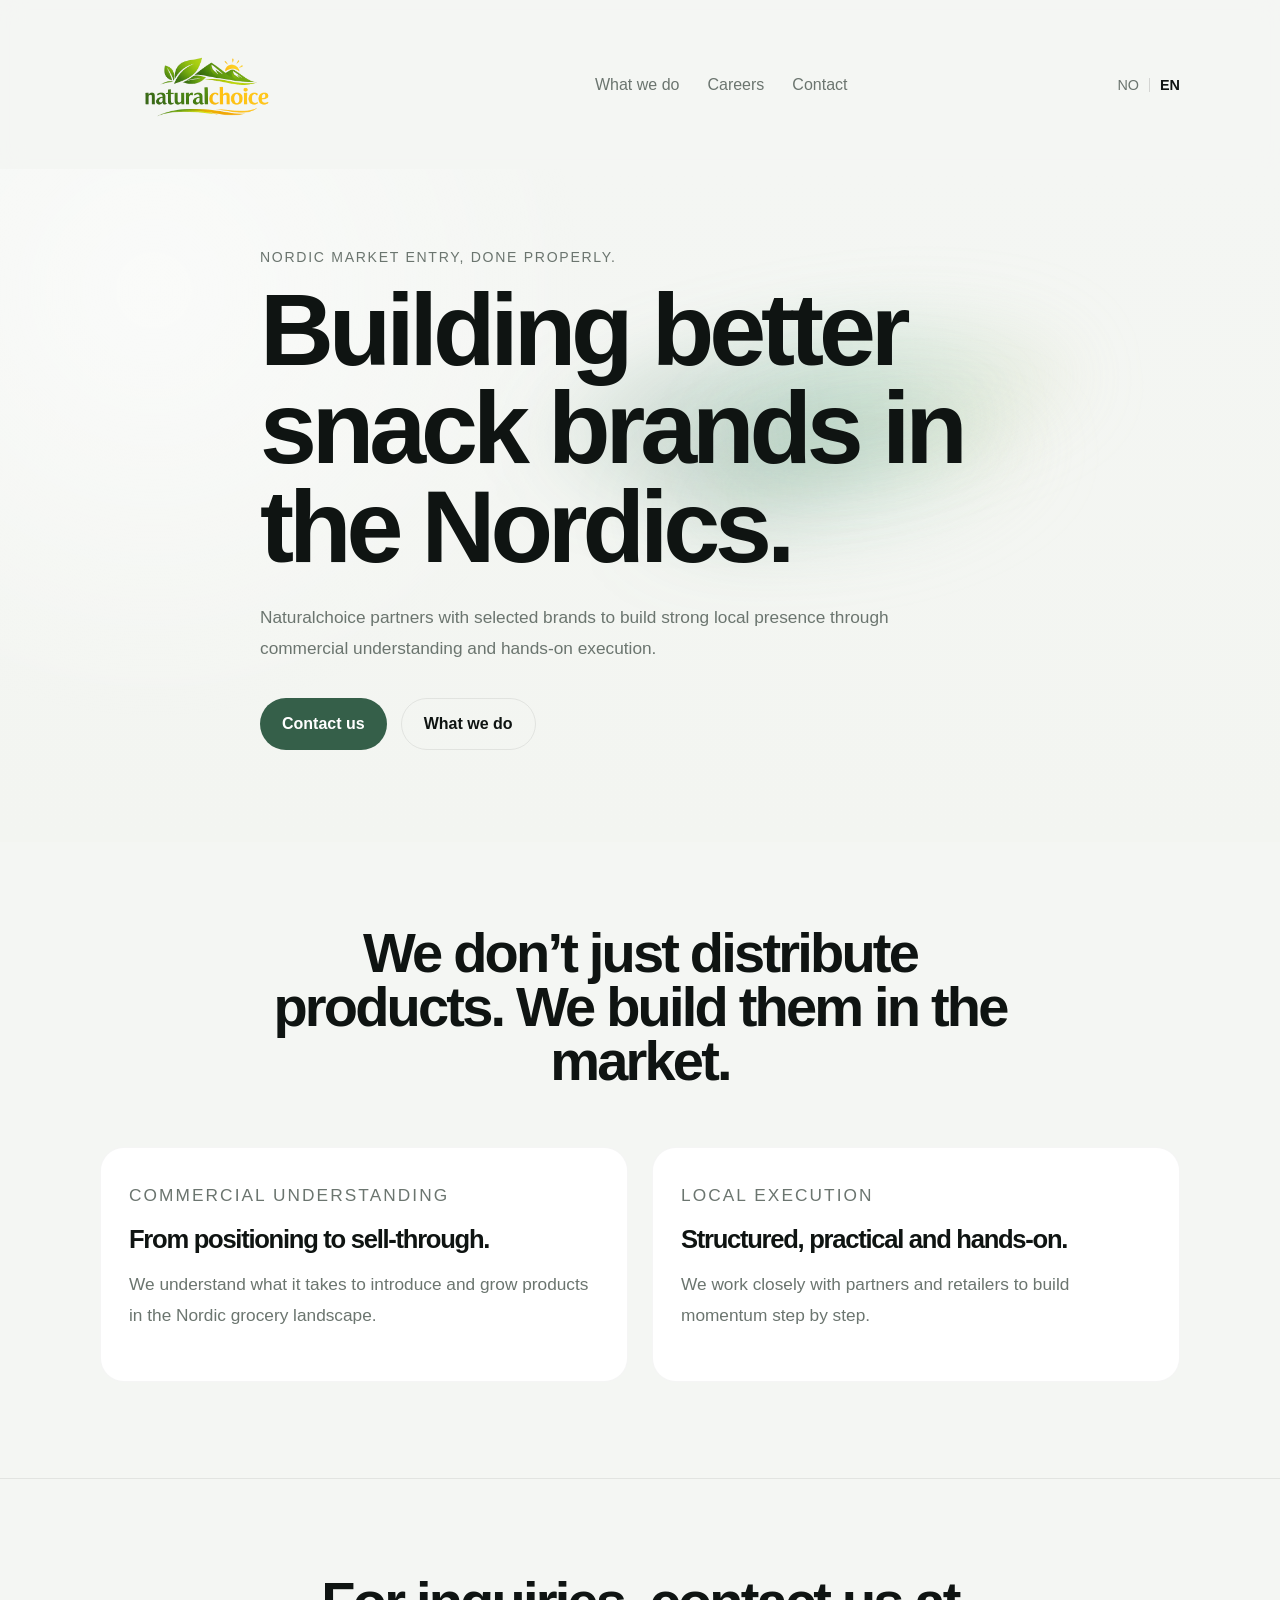
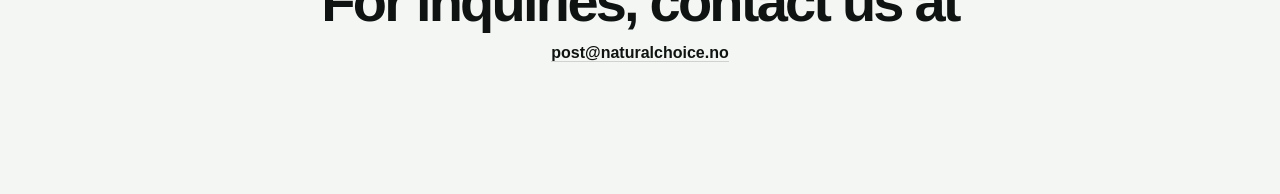
<file: index-en.html>
<!DOCTYPE html>
<html lang="en">
<head>
  <meta charset="UTF-8" />
  <meta name="viewport" content="width=device-width, initial-scale=1.0" />

  <title>Naturalchoice – Building better snack brands in the Nordics</title>
  <meta name="description" content="Naturalchoice builds and grows selected snack brands in the Nordic market through commercial understanding and hands-on execution." />

  <meta property="og:title" content="Naturalchoice – Building better snack brands in the Nordics" />
  <meta property="og:description" content="Naturalchoice builds and grows selected snack brands in the Nordic market through commercial understanding and hands-on execution." />
  <meta property="og:image" content="https://naturalchoice.no/thumbnail.png?v=2" />
  <meta property="og:image:width" content="1200" />
  <meta property="og:image:height" content="630" />
  <meta property="og:url" content="https://naturalchoice.no/index-en.html" />
  <meta property="og:type" content="website" />

  <meta name="twitter:card" content="summary_large_image" />
  <meta name="twitter:title" content="Naturalchoice – Building better snack brands in the Nordics" />
  <meta name="twitter:description" content="Naturalchoice builds and grows selected snack brands in the Nordic market through commercial understanding and hands-on execution." />
  <meta name="twitter:image" content="https://naturalchoice.no/thumbnail.png?v=2" />
  <link rel="icon" type="image/png" sizes="32x32" href="favicon-32.png" />
  <link rel="stylesheet" href="style.css" />
</head>
<body>
  <header class="site-header">
    <div class="container nav">
      <a href="index-en.html" class="brand" aria-label="Naturalchoice home">
        <img src="logo.png" alt="Naturalchoice logo" class="logo" />
      </a>

      <nav class="nav-links" aria-label="Main navigation">
        <a href="about-en.html">What we do</a>
        <a href="careers-en.html">Careers</a>
        <a href="contact-en.html">Contact</a>
      </nav>

      <div class="language-switch" aria-label="Language switch">
        <a href="index.html" class="lang-link">NO</a>
        <a href="index-en.html" class="lang-link active">EN</a>
      </div>
    </div>
  </header>

  <main>
    <section class="hero hero-aurora">
      <div class="aurora-layer aurora-one"></div>
      <div class="aurora-layer aurora-two"></div>
      <div class="aurora-layer aurora-three"></div>

      <div class="container hero-inner">
        <p class="eyebrow">Nordic market entry, done properly.</p>

        <h1>Building better snack brands in the Nordics.</h1>

        <p class="hero-text">
          Naturalchoice partners with selected brands to build strong local presence through commercial understanding and hands-on execution.
        </p>

        <div class="hero-actions">
          <a class="button primary" href="contact-en.html">Contact us</a>
          <a class="button secondary" href="about-en.html">What we do</a>
        </div>
      </div>
    </section>

    <section class="statement">
      <div class="container narrow center">
        <h2>We don’t just distribute products. We build them in the market.</h2>
      </div>
    </section>

    <section class="capabilities">
      <div class="container grid-two">
        <article class="capability">
          <p class="eyebrow">Commercial understanding</p>
          <h3>From positioning to sell-through.</h3>
          <p>
            We understand what it takes to introduce and grow products in the Nordic grocery landscape.
          </p>
        </article>

        <article class="capability">
          <p class="eyebrow">Local execution</p>
          <h3>Structured, practical and hands-on.</h3>
          <p>
            We work closely with partners and retailers to build momentum step by step.
          </p>
        </article>
      </div>
    </section>

    <section class="contact-preview">
      <div class="container narrow center">
        <h2>For inquiries, contact us at</h2>
        <p><a class="email-link" href="mailto:post@naturalchoice.no">post@naturalchoice.no</a></p>
      </div>
    </section>
  </main>
</body>
</html>
</file>
<file: style.css>
:root {
  --bg: #f4f6f3;
  --text: #0f1412;
  --muted: #6b756f;
  --accent: #355f49;
  --line: rgba(15, 20, 18, 0.08);
  --surface: #ffffff;
}

* {
  box-sizing: border-box;
}

html {
  scroll-behavior: smooth;
}

body {
  margin: 0;
  background: var(--bg);
  color: var(--text);
  font-family: -apple-system, BlinkMacSystemFont, "Segoe UI", Roboto, Helvetica, Arial, sans-serif;
  -webkit-font-smoothing: antialiased;
  text-rendering: optimizeLegibility;
}

body.nc-lock-scroll {
  overflow: hidden;
}

a {
  color: inherit;
  text-decoration: none;
}

.container {
  width: min(1080px, calc(100% - 48px));
  margin: 0 auto;
}

.narrow {
  width: min(760px, calc(100% - 48px));
  margin: 0 auto;
}

.center {
  text-align: center;
}

/* HEADER */

.site-header {
  position: sticky;
  top: 0;
  z-index: 50;
  background: rgba(244, 246, 243, 0.82);
  backdrop-filter: blur(12px);
  border-bottom: 1px solid transparent;
}

.nav {
  display: grid;
  grid-template-columns: auto 1fr auto;
  align-items: center;
  gap: 16px;
  min-height: 132px;
  padding: 10px 0 8px;
}

.brand {
  display: inline-flex;
  align-items: flex-end;
}

.logo {
  height: 150px;
  width: auto;
  display: block;
  transform: translateY(8px);
}

.nav-links {
  display: flex;
  justify-content: center;
  gap: 28px;
  align-items: center;
}

.nav-links a {
  color: var(--muted);
  font-size: 1rem;
  transition: color 0.18s ease;
}

.nav-links a:hover {
  color: var(--text);
}

/* LANGUAGE SWITCH */

.language-switch {
  display: flex;
  align-items: center;
  gap: 8px;
  justify-self: end;
  white-space: nowrap;
}

.lang-link {
  font-size: 0.9rem;
  color: var(--muted);
  font-weight: 500;
  transition: color 0.18s ease, opacity 0.18s ease;
}

.lang-link:hover {
  color: var(--text);
}

.lang-link.active {
  color: var(--text);
  font-weight: 700;
}

.language-switch::before {
  content: "";
  display: block;
  width: 1px;
  height: 14px;
  background: rgba(15, 20, 18, 0.14);
  order: 2;
  margin: 0 2px;
}

.language-switch .lang-link:first-child {
  order: 1;
}

.language-switch .lang-link:last-child {
  order: 3;
}

/* HERO */

.hero {
  position: relative;
  overflow: hidden;
  padding: 80px 0 92px;
}

.hero-inner {
  position: relative;
  z-index: 3;
  max-width: 760px;
}

.hero-aurora {
  background:
    radial-gradient(circle at 12% 18%, rgba(255,255,255,0.55) 0%, rgba(255,255,255,0) 34%),
    linear-gradient(180deg, #f4f6f3 0%, #f3f5f1 100%);
}

.aurora-layer {
  position: absolute;
  z-index: 1;
  pointer-events: none;
  mix-blend-mode: multiply;
  filter: blur(34px);
  opacity: 0.62;
}

.aurora-one {
  width: 560px;
  height: 150px;
  top: 165px;
  left: 520px;
  background: linear-gradient(
    90deg,
    rgba(62, 124, 96, 0) 0%,
    rgba(62, 124, 96, 0.30) 25%,
    rgba(120, 188, 155, 0.42) 58%,
    rgba(228, 223, 183, 0.28) 100%
  );
  border-radius: 58% 42% 54% 46% / 48% 52% 48% 52%;
  transform: rotate(-8deg);
  animation: auroraFlowOne 10s ease-in-out infinite alternate;
}

.aurora-two {
  width: 430px;
  height: 120px;
  top: 255px;
  left: 610px;
  background: linear-gradient(
    90deg,
    rgba(78, 139, 109, 0) 0%,
    rgba(78, 139, 109, 0.24) 30%,
    rgba(188, 219, 204, 0.34) 66%,
    rgba(235, 226, 192, 0.20) 100%
  );
  border-radius: 50% 50% 40% 60% / 60% 40% 60% 40%;
  transform: rotate(-10deg);
  animation: auroraFlowTwo 12s ease-in-out infinite alternate;
}

.aurora-three {
  width: 300px;
  height: 90px;
  top: 215px;
  left: 690px;
  background: linear-gradient(
    90deg,
    rgba(110, 170, 140, 0) 0%,
    rgba(110, 170, 140, 0.20) 34%,
    rgba(236, 227, 186, 0.18) 100%
  );
  border-radius: 50%;
  transform: rotate(-6deg);
  animation: auroraFlowThree 13s ease-in-out infinite alternate;
}

@keyframes auroraFlowOne {
  0% {
    transform: translateX(0) translateY(0) rotate(-8deg);
    opacity: 0.54;
  }
  50% {
    transform: translateX(24px) translateY(-10px) rotate(-5deg);
    opacity: 0.68;
  }
  100% {
    transform: translateX(-12px) translateY(8px) rotate(-10deg);
    opacity: 0.56;
  }
}

@keyframes auroraFlowTwo {
  0% {
    transform: translateX(0) translateY(0) rotate(-10deg);
    opacity: 0.46;
  }
  50% {
    transform: translateX(-18px) translateY(7px) rotate(-7deg);
    opacity: 0.58;
  }
  100% {
    transform: translateX(16px) translateY(-8px) rotate(-11deg);
    opacity: 0.48;
  }
}

@keyframes auroraFlowThree {
  0% {
    transform: translateX(0) translateY(0) rotate(-6deg);
    opacity: 0.34;
  }
  50% {
    transform: translateX(10px) translateY(-4px) rotate(-3deg);
    opacity: 0.42;
  }
  100% {
    transform: translateX(-7px) translateY(6px) rotate(-7deg);
    opacity: 0.35;
  }
}

/* TYPOGRAPHY */

.eyebrow {
  margin: 0 0 16px;
  color: var(--muted);
  font-size: 0.88rem;
  letter-spacing: 0.12em;
  text-transform: uppercase;
}

h1,
h2,
h3 {
  margin: 0;
  letter-spacing: -0.05em;
  line-height: 0.96;
  font-weight: 700;
}

h1 {
  font-size: clamp(3.3rem, 8vw, 6.6rem);
  max-width: 900px;
}

h2 {
  font-size: clamp(2rem, 4.8vw, 3.5rem);
  max-width: 820px;
}

h3 {
  font-size: clamp(1.4rem, 2vw, 1.8rem);
  margin-bottom: 14px;
}

.hero-text,
.lead,
.page-section p,
.capability p {
  color: var(--muted);
  font-size: 1.08rem;
  line-height: 1.8;
}

.hero-text {
  max-width: 720px;
  margin-top: 26px;
}

.hero-actions {
  display: flex;
  gap: 14px;
  margin-top: 34px;
  flex-wrap: wrap;
}

/* BUTTONS */

.button {
  display: inline-flex;
  align-items: center;
  justify-content: center;
  min-height: 52px;
  padding: 0 22px;
  border-radius: 999px;
  font-weight: 600;
  transition: transform 0.18s ease, opacity 0.18s ease, background 0.18s ease;
  cursor: pointer;
  border: none;
}

.button:hover {
  transform: translateY(-1px);
}

.button.primary {
  background: var(--accent);
  color: #ffffff;
}

.button.secondary {
  border: 1px solid var(--line);
  color: var(--text);
  background: transparent;
}

/* SECTIONS */

.statement {
  padding: 84px 0 32px;
}

.statement h2 {
  margin: 0 auto;
}

.capabilities {
  padding: 28px 0 96px;
}

.grid-two {
  display: grid;
  grid-template-columns: repeat(2, minmax(0, 1fr));
  gap: 24px;
}

.capability {
  background: var(--surface);
  border: 1px solid rgba(0, 0, 0, 0.04);
  border-radius: 24px;
  padding: 32px 28px;
}

.contact-preview {
  padding: 96px 0 116px;
  border-top: 1px solid var(--line);
}

/* INNER PAGES */

.page {
  min-height: calc(100vh - 132px);
}

.page-hero {
  padding: 44px 0 28px;
}

.page-section {
  padding: 0 0 100px;
}

.about-copy p {
  margin: 0;
}

.about-copy p + p {
  margin-top: 10px;
}

.lead {
  margin-top: 24px;
}

.email-link {
  color: var(--text);
  font-weight: 600;
  border-bottom: 1px solid rgba(15, 20, 18, 0.16);
}

.email-link.large {
  font-size: 1.38rem;
}

/* GAME */

.nc-game-overlay {
  position: fixed;
  inset: 0;
  background: rgba(15, 20, 18, 0.50);
  backdrop-filter: blur(8px);
  display: none;
  align-items: center;
  justify-content: center;
  padding: 24px;
  z-index: 999;
}

.nc-game-overlay.is-open {
  display: flex;
}

.nc-game-panel {
  width: min(920px, 100%);
  background: rgba(244, 246, 243, 0.98);
  border: 1px solid rgba(15, 20, 18, 0.08);
  border-radius: 28px;
  padding: 28px;
  position: relative;
  box-shadow: 0 24px 60px rgba(15, 20, 18, 0.14);
}

.nc-game-close {
  position: absolute;
  top: 18px;
  right: 18px;
  width: 42px;
  height: 42px;
  border-radius: 999px;
  border: 1px solid rgba(15, 20, 18, 0.08);
  background: #fff;
  color: var(--text);
  font-size: 24px;
  cursor: pointer;
}

.nc-game-header h2 {
  max-width: none;
  margin-top: 6px;
}

.nc-game-kicker {
  margin: 0;
  color: var(--muted);
  text-transform: uppercase;
  letter-spacing: 0.12em;
  font-size: 0.82rem;
}

.nc-game-sub {
  margin: 12px 0 0;
  color: var(--muted);
  line-height: 1.7;
}

.nc-game-stats {
  margin-top: 24px;
  display: grid;
  grid-template-columns: repeat(4, minmax(0, 1fr));
  gap: 12px;
}

.nc-stat {
  background: rgba(255, 255, 255, 0.8);
  border: 1px solid rgba(15, 20, 18, 0.05);
  border-radius: 18px;
  padding: 14px 16px;
}

.nc-stat-label {
  display: block;
  color: var(--muted);
  font-size: 0.82rem;
  margin-bottom: 4px;
}

.nc-game-controls {
  display: flex;
  gap: 12px;
  margin-top: 18px;
  flex-wrap: wrap;
}

.nc-game-status {
  margin-top: 16px;
  color: var(--muted);
  min-height: 24px;
}

.nc-game-arena {
  position: relative;
  margin-top: 20px;
  height: 430px;
  border-radius: 22px;
  background:
    radial-gradient(circle at top left, rgba(255,255,255,0.95), rgba(255,255,255,0.75)),
    linear-gradient(180deg, #eef3ee 0%, #e7eee8 100%);
  border: 1px solid rgba(15, 20, 18, 0.05);
  overflow: hidden;
}

.nc-target {
  position: absolute;
  border: none;
  background: transparent;
  padding: 0;
  cursor: pointer;
  animation: ncPopIn 0.12s ease-out;
}

.nc-target img {
  width: 100%;
  height: 100%;
  object-fit: contain;
  display: block;
  filter: drop-shadow(0 6px 12px rgba(15, 20, 18, 0.14));
}

@keyframes ncPopIn {
  from {
    transform: scale(0.82);
    opacity: 0;
  }
  to {
    transform: scale(1);
    opacity: 1;
  }
}

/* TABLET */

@media (max-width: 980px) {
  .aurora-one {
    width: 360px;
    height: 120px;
    top: 180px;
    left: auto;
    right: 10px;
  }

  .aurora-two {
    width: 280px;
    height: 92px;
    top: 250px;
    left: auto;
    right: 50px;
  }

  .aurora-three {
    width: 180px;
    height: 60px;
    top: 220px;
    left: auto;
    right: 90px;
  }

  .nav {
    grid-template-columns: auto 1fr auto;
    gap: 12px;
    min-height: 116px;
    padding: 10px 0 8px;
  }

  .logo {
    height: 120px;
    transform: translateY(4px);
  }

  .nav-links {
    gap: 18px;
    flex-wrap: wrap;
  }

  .nc-game-stats {
    grid-template-columns: repeat(2, minmax(0, 1fr));
  }
}

/* MOBILE */

@media (max-width: 800px) {
  .site-header {
    position: sticky;
    top: 0;
  }

  .nav {
    grid-template-columns: 1fr auto;
    grid-template-areas:
      "brand lang"
      "menu menu";
    align-items: center;
    gap: 10px 12px;
    min-height: auto;
    padding: 10px 0 10px;
  }

  .brand {
    grid-area: brand;
    justify-self: start;
  }

  .logo {
    height: 86px;
    transform: none;
  }

  .language-switch {
    grid-area: lang;
    justify-self: end;
    align-self: start;
    gap: 6px;
    background: transparent;
    padding: 0;
    border-radius: 0;
  }

  .language-switch::before {
    height: 12px;
    margin: 0 1px;
  }

  .lang-link {
    font-size: 0.82rem;
    padding: 0;
    border-radius: 0;
  }

  .lang-link.active {
    background: transparent;
    color: var(--text);
    font-weight: 700;
  }

  .nav-links {
    grid-area: menu;
    justify-content: flex-start;
    gap: 22px;
    flex-wrap: wrap;
    padding-top: 4px;
  }

  .nav-links a {
    font-size: 0.98rem;
  }

  .hero {
    padding: 56px 0 68px;
  }

  .page-hero {
    padding: 30px 0 22px;
  }

  .statement {
    padding: 64px 0 24px;
  }

  .capabilities {
    padding: 20px 0 64px;
  }

  .contact-preview,
  .page-section {
    padding-bottom: 72px;
  }

  .grid-two {
    grid-template-columns: 1fr;
    gap: 18px;
  }

  .capability {
    padding: 24px 22px;
  }

  .hero-text,
  .lead,
  .page-section p,
  .capability p {
    font-size: 1rem;
  }

  .hero-actions {
    margin-top: 28px;
  }

  .aurora-layer {
    opacity: 0.18;
    filter: blur(30px);
  }

  .aurora-one {
    width: 220px;
    height: 80px;
    top: 210px;
    right: -20px;
  }

  .aurora-two {
    width: 160px;
    height: 60px;
    top: 280px;
    right: 20px;
  }

  .aurora-three {
    width: 120px;
    height: 40px;
    top: 245px;
    right: 55px;
  }

  .nc-game-panel {
    padding: 22px 18px 18px;
  }

  .nc-game-arena {
    height: 360px;
  }
}
</file>
